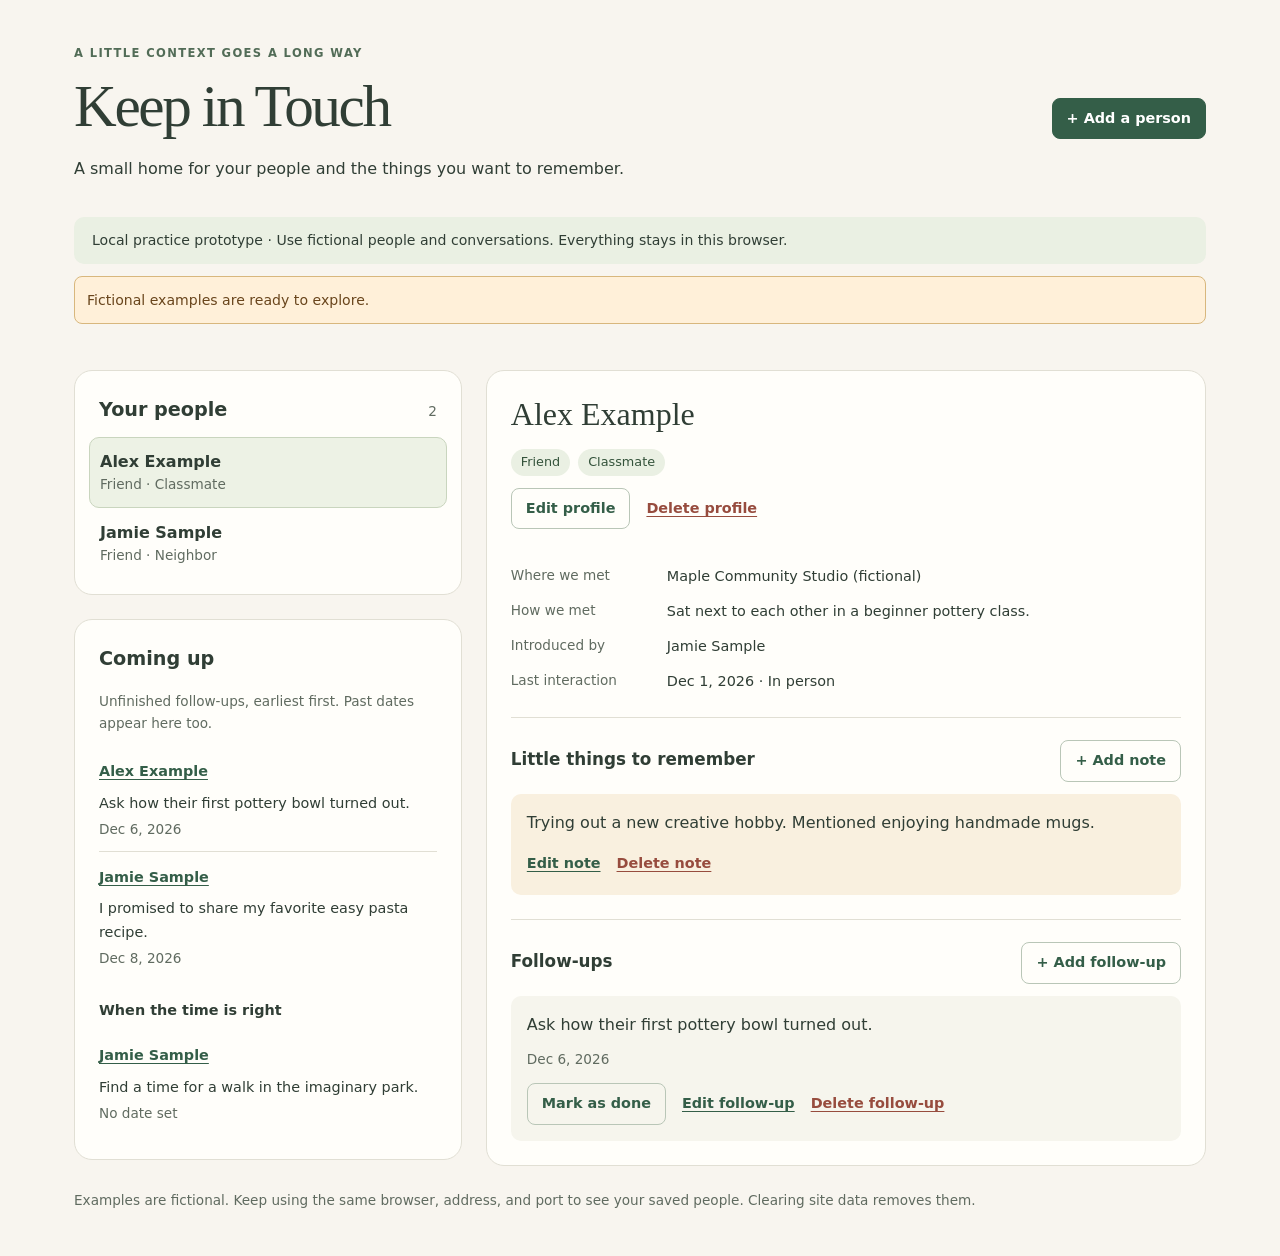
<file: app/index.html>
<!doctype html>
<html lang="en">
<head>
  <meta charset="utf-8">
  <meta name="viewport" content="width=device-width, initial-scale=1">
  <title>Keep in Touch · Your people</title>
  <link rel="stylesheet" href="styles.css">
  <script src="data.js" defer></script>
  <script src="app.js" defer></script>
</head>
<body>
  <main>
    <header>
      <div><p class="eyebrow">A little context goes a long way</p><h1>Keep in Touch</h1><p>A small home for your people and the things you want to remember.</p></div>
      <button id="add-person" type="button">+ Add a person</button>
    </header>
    <p class="notice">Local practice prototype · Use fictional people and conversations. Everything stays in this browser.</p>
    <p id="storage-warning" class="warning" role="alert" hidden></p>
    <p id="status" role="status" aria-live="polite"></p>
    <div class="layout">
      <aside class="sidebar" aria-label="People and follow-ups">
        <section class="card" aria-labelledby="people-heading">
          <div class="section-heading"><h2 id="people-heading">Your people</h2><span id="people-count" class="hint"></span></div>
          <ul id="people-list" class="people-list"></ul>
        </section>
        <section class="card" aria-labelledby="upcoming-heading">
          <h2 id="upcoming-heading">Coming up</h2>
          <p class="hint">Unfinished follow-ups, earliest first. Past dates appear here too.</p>
          <ul id="upcoming-list"></ul>
          <h3 class="small-heading">When the time is right</h3>
          <ul id="undated-list"></ul>
        </section>
      </aside>
      <section id="profile" class="card profile" aria-label="Person details"></section>
    </div>
    <footer>Examples are fictional. Keep using the same browser, address, and port to see your saved people. Clearing site data removes them.</footer>
  </main>
  <dialog id="editor" aria-labelledby="editor-title">
    <form id="editor-form">
      <h2 id="editor-title"></h2>
      <div id="editor-fields"></div>
      <p id="editor-error" class="warning" role="alert" hidden></p>
      <div class="actions dialog-actions"><button id="cancel-editor" type="button" class="secondary">Cancel</button><button type="submit">Save</button></div>
    </form>
  </dialog>
  <dialog id="delete-dialog" aria-labelledby="delete-title" aria-describedby="delete-description">
    <h2 id="delete-title"></h2>
    <p id="delete-description"></p>
    <p id="delete-error" class="warning" role="alert" hidden></p>
    <div class="actions dialog-actions"><button id="cancel-delete" type="button" class="secondary" autofocus>Keep it</button><button id="confirm-delete" type="button" class="danger">Delete</button></div>
  </dialog>
</body>
</html>
</file>
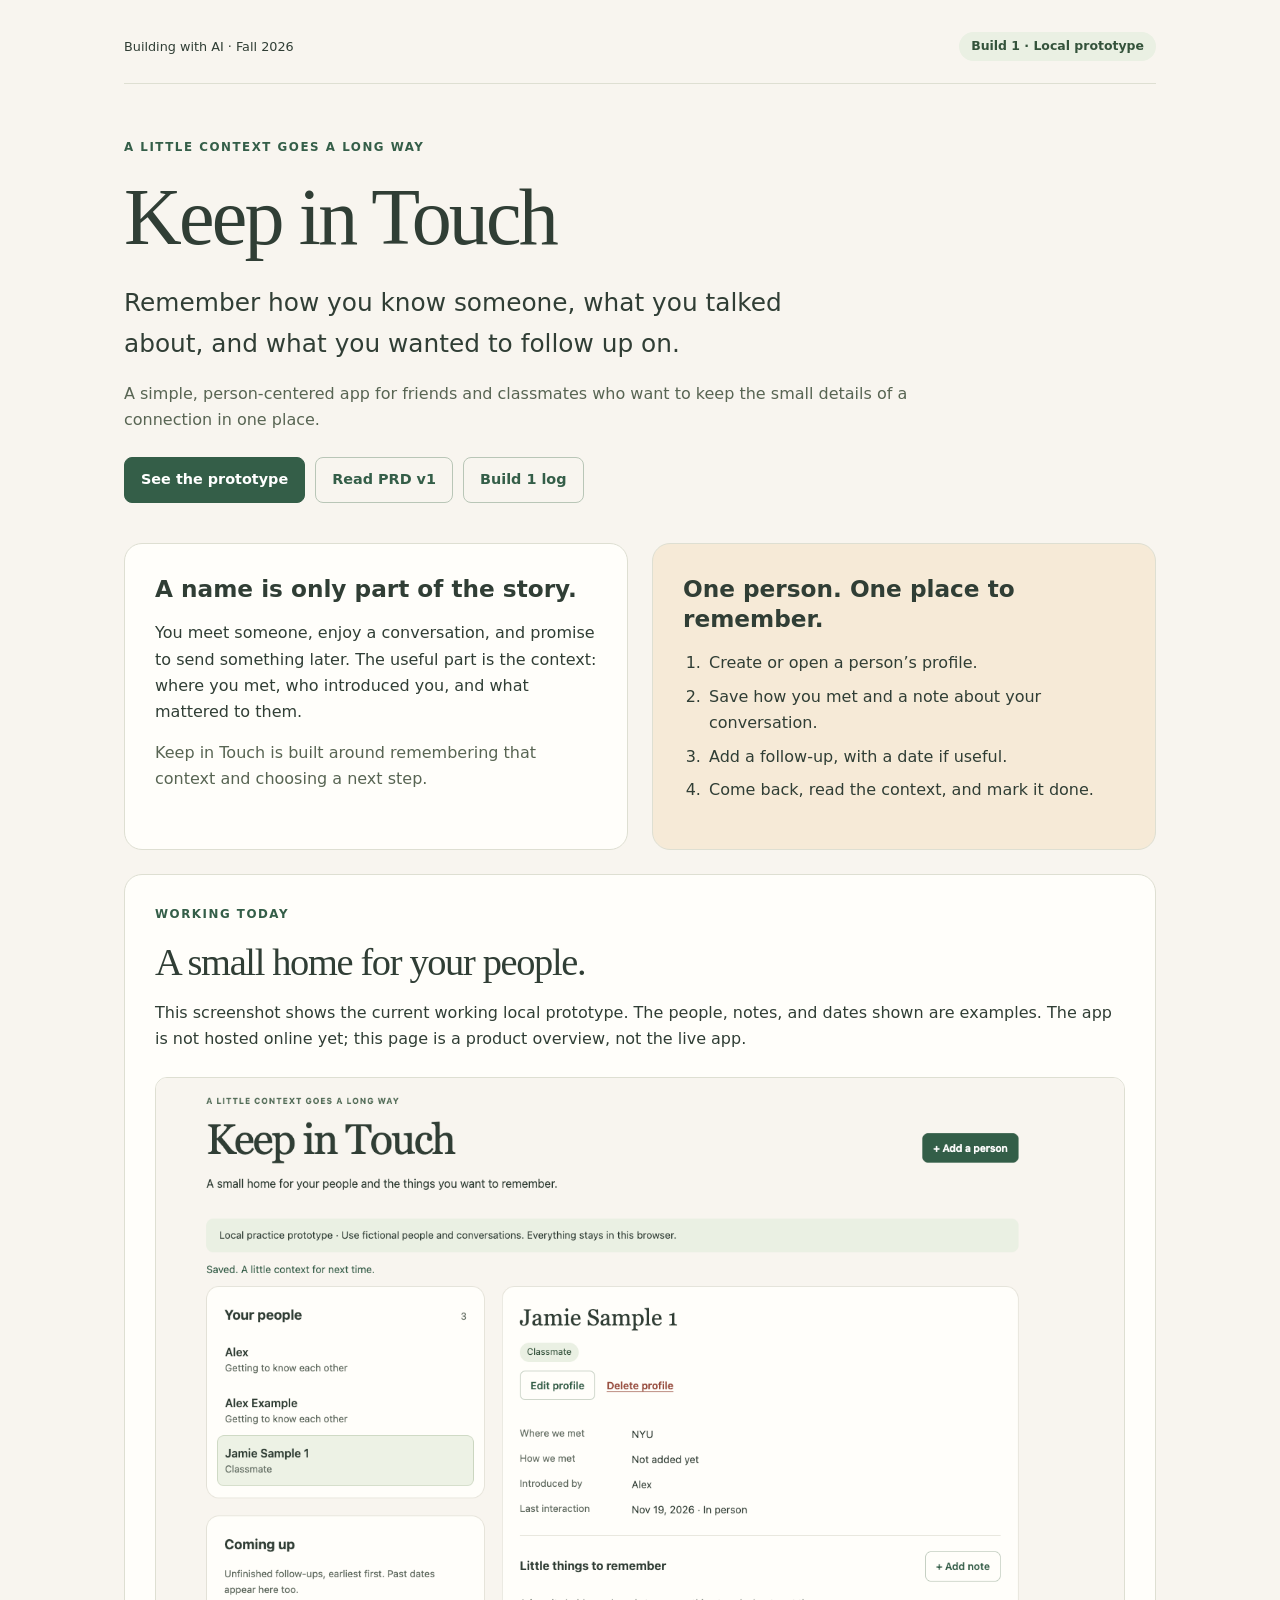
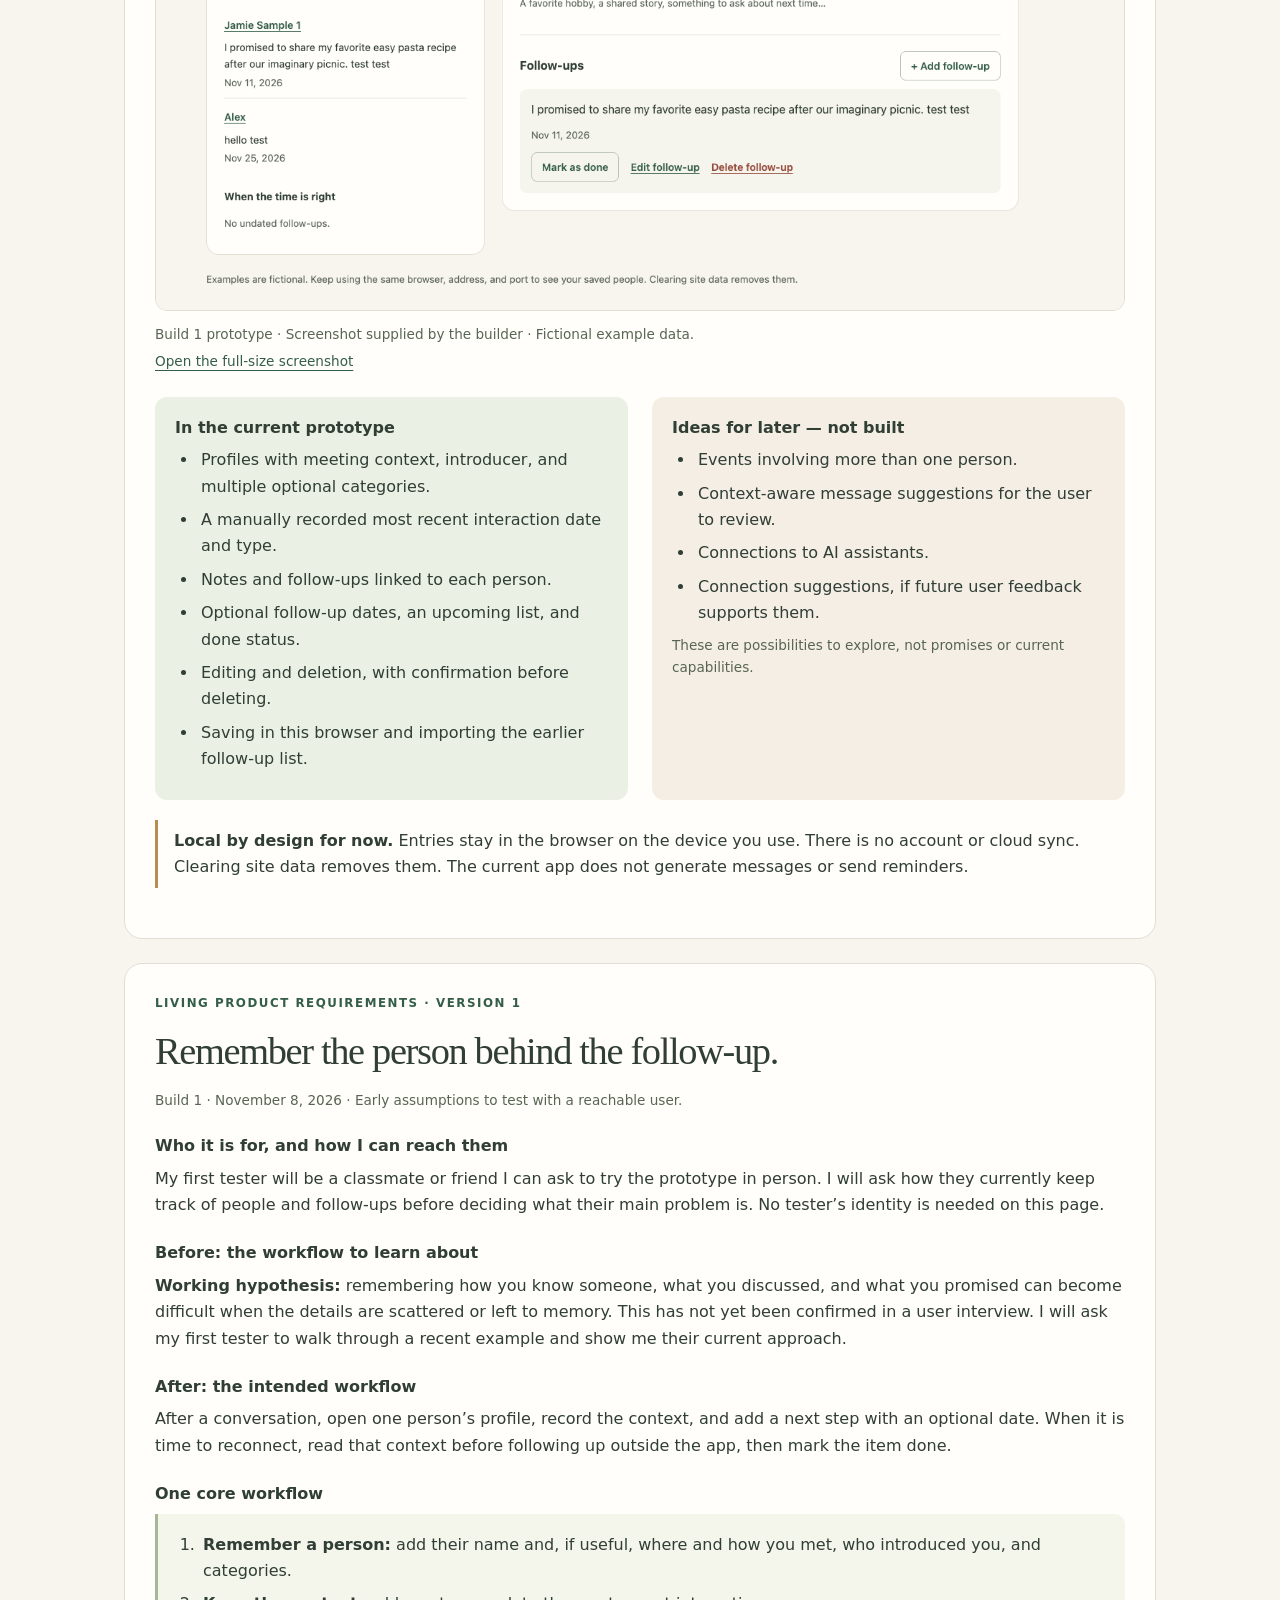
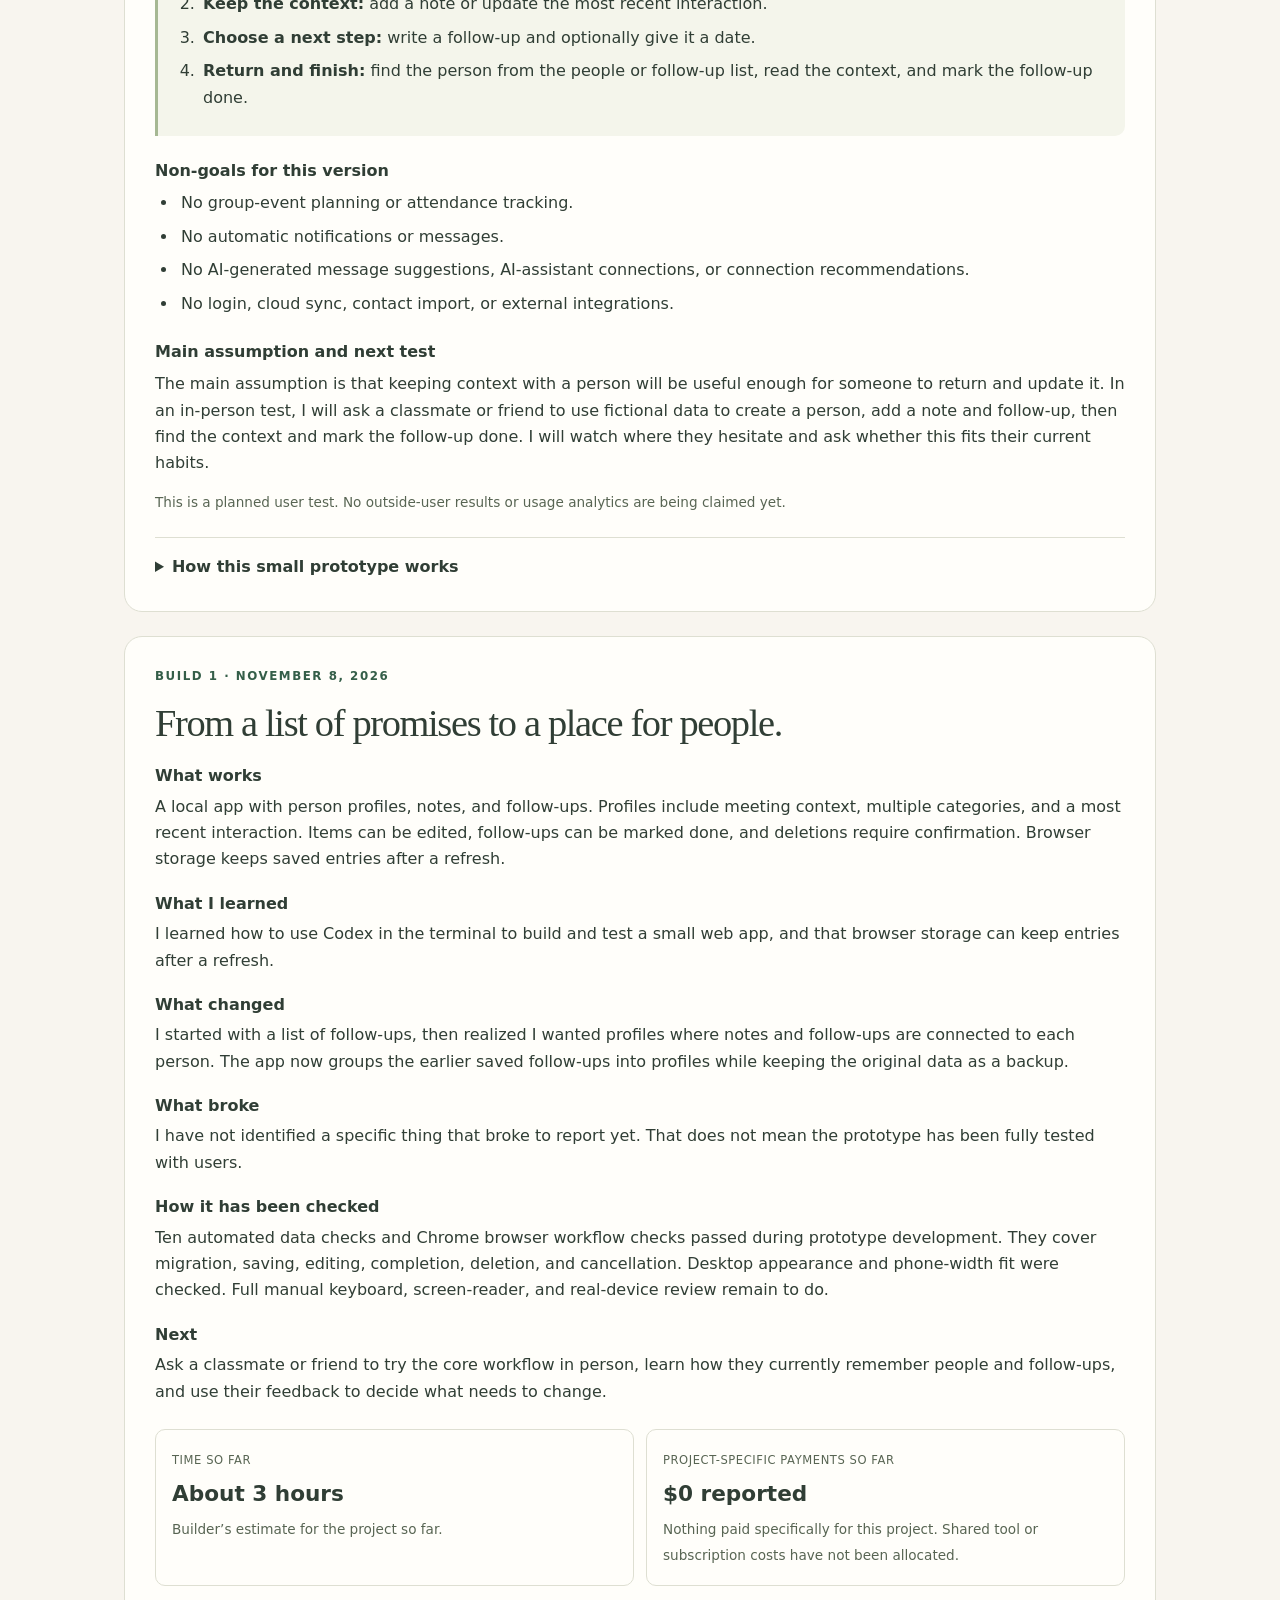
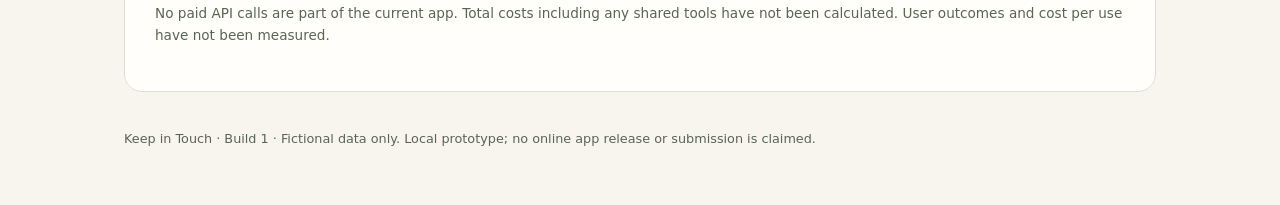
<file: docs/index.html>
<!doctype html>
<html lang="en">
<head>
  <meta charset="utf-8">
  <meta name="viewport" content="width=device-width, initial-scale=1">
  <meta name="description" content="Keep in Touch is a local relationship app prototype for remembering how you know people, conversation context, and follow-ups. Build 1 product page and PRD.">
  <title>Keep in Touch · Build 1</title>
  <style>
    :root { color-scheme: light; --paper: #f8f5ef; --card: #fffefa; --ink: #303e35; --muted: #586553; --green: #345e48; --line: #dedfd2; --sage: #eaf0e3; --peach: #f6ead7; }
    * { box-sizing: border-box; }
    html { scroll-behavior: smooth; scroll-padding-top: 20px; }
    body { margin: 0; font-family: system-ui, -apple-system, sans-serif; line-height: 1.65; color: var(--ink); background: var(--paper); }
    .container { max-width: 1080px; padding: 32px 24px 56px; margin: auto; }
    a { color: var(--green); text-underline-offset: 4px; }
    a:hover { text-decoration-thickness: 2px; }
    a:focus-visible, summary:focus-visible { outline: 3px solid #a25d2c; outline-offset: 5px; }
    .skip-link { position: absolute; top: -100px; left: 20px; padding: 10px; background: white; z-index: 2; }
    .skip-link:focus { top: 10px; }
    .topline { display: flex; flex-wrap: wrap; align-items: center; justify-content: space-between; gap: 12px; padding-bottom: 22px; border-bottom: 1px solid var(--line); font-size: .8rem; }
    .badge { display: inline-block; color: #34533b; background: var(--sage); padding: 4px 12px; border-radius: 30px; font-size: .78rem; font-weight: 650; }
    .eyebrow { color: var(--green); text-transform: uppercase; letter-spacing: .13em; font-size: .74rem; font-weight: 700; margin: 0 0 16px; }
    header { padding: 54px 0 40px; max-width: 800px; }
    h1, .section-title { font-family: Georgia, serif; font-weight: 500; letter-spacing: -.035em; line-height: 1.12; }
    h1 { font-size: clamp(3.1rem, 8vw, 5rem); margin: 0 0 20px; }
    .tagline { font-size: clamp(1.2rem, 3vw, 1.55rem); max-width: 710px; margin-bottom: 16px; }
    h2 { font-size: 1.45rem; line-height: 1.3; margin: 0 0 16px; }
    .section-title { font-size: clamp(1.8rem, 4vw, 2.4rem); }
    h3 { font-size: 1rem; margin: 24px 0 8px; line-height: 1.4; }
    p { margin: 0 0 14px; }
    .muted, .meta { color: var(--muted); }
    .meta { font-size: .85rem; }
    .actions { display: flex; flex-wrap: wrap; gap: 10px; margin-top: 24px; }
    .button { display: inline-block; border: 1px solid var(--green); border-radius: 8px; background: var(--green); color: white; padding: 10px 16px; font-size: .9rem; font-weight: 650; text-decoration: none; }
    .button.secondary { background: transparent; color: var(--green); border-color: #b9c6b7; }
    .button:hover { background: #244a35; color: white; }
    section { margin-bottom: 24px; }
    .card { padding: 30px; border: 1px solid var(--line); border-radius: 18px; background: var(--card); }
    .intro-grid, .scope-grid, .stats { display: grid; grid-template-columns: repeat(2, minmax(0, 1fr)); gap: 24px; }
    .intro-grid { margin-bottom: 24px; }
    .intro-grid section { margin: 0; }
    .warm { background: var(--peach); }
    ul, ol { margin: 8px 0 16px; padding-left: 23px; }
    li { padding-left: 3px; margin-bottom: 7px; }
    figure { margin: 24px 0 0; }
    .screenshot { display: block; width: 100%; height: auto; border: 1px solid var(--line); border-radius: 12px; background: var(--paper); }
    figcaption { font-size: .85rem; color: var(--muted); margin-top: 12px; }
    .caption-link { display: inline-block; margin-top: 5px; }
    .scope-grid { margin-top: 24px; }
    .scope-grid > div { padding: 20px; border-radius: 12px; background: var(--sage); }
    .scope-grid > .future { background: #f4eee4; }
    .scope-grid h3 { margin-top: 0; }
    .scope-grid ul { margin-bottom: 0; }
    .workflow { padding: 18px 22px 18px 42px; border-left: 3px solid #a6b893; background: #f4f5eb; border-radius: 0 10px 10px 0; }
    .callout { border-left: 3px solid #b88d51; padding: 8px 0 8px 16px; margin: 20px 0; }
    .stats { gap: 12px; margin-top: 24px; }
    .stat { border: 1px solid var(--line); border-radius: 10px; padding: 16px; }
    .stat strong { display: block; font-size: 1.35rem; margin: 4px 0; }
    .stat-label { text-transform: uppercase; letter-spacing: .05em; font-size: .72rem; color: var(--muted); }
    .log dt { font-weight: 700; margin-top: 18px; }
    .log dd { margin: 4px 0 0; }
    details { border-top: 1px solid var(--line); padding-top: 16px; margin-top: 24px; }
    summary { cursor: pointer; font-weight: 650; }
    details p { margin-top: 12px; }
    code { overflow-wrap: anywhere; font-size: .9em; }
    footer { padding-top: 12px; font-size: .8rem; color: var(--muted); }
    @media (max-width: 640px) { .container { padding: 22px 16px 40px; } header { padding-top: 36px; } .card { padding: 22px; } .intro-grid, .scope-grid, .stats { grid-template-columns: 1fr; gap: 16px; } .workflow { padding-right: 14px; } }
    @media (prefers-reduced-motion: reduce) { html { scroll-behavior: auto; } }
  </style>
</head>
<body>
  <a class="skip-link" href="#main">Skip to content</a>
  <div class="container">
    <div class="topline"><span>Building with AI · Fall 2026</span><span class="badge">Build 1 · Local prototype</span></div>
    <header>
      <p class="eyebrow">A little context goes a long way</p>
      <h1>Keep in Touch</h1>
      <p class="tagline">Remember how you know someone, what you talked about, and what you wanted to follow up on.</p>
      <p class="muted">A simple, person-centered app for friends and classmates who want to keep the small details of a connection in one place.</p>
      <nav class="actions" aria-label="Product page sections">
        <a class="button" href="#live-demo">See the prototype</a>
        <a class="button secondary" href="#prd">Read PRD v1</a>
        <a class="button secondary" href="#build-log">Build 1 log</a>
      </nav>
    </header>
    <main id="main">
      <div class="intro-grid">
        <section class="card" aria-labelledby="problem-heading">
          <h2 id="problem-heading">A name is only part of the story.</h2>
          <p>You meet someone, enjoy a conversation, and promise to send something later. The useful part is the context: where you met, who introduced you, and what mattered to them.</p>
          <p class="muted">Keep in Touch is built around remembering that context and choosing a next step.</p>
        </section>
        <section class="card warm" aria-labelledby="workflow-heading">
          <h2 id="workflow-heading">One person. One place to remember.</h2>
          <ol>
            <li>Create or open a person’s profile.</li>
            <li>Save how you met and a note about your conversation.</li>
            <li>Add a follow-up, with a date if useful.</li>
            <li>Come back, read the context, and mark it done.</li>
          </ol>
        </section>
      </div>

      <section class="card" id="live-demo" aria-labelledby="showcase-heading">
        <p class="eyebrow">Working today</p>
        <h2 id="showcase-heading" class="section-title">A small home for your people.</h2>
        <p>This screenshot shows the current working local prototype. The people, notes, and dates shown are examples. The app is not hosted online yet; this page is a product overview, not the live app.</p>
        <figure>
          <a href="assets/keep-in-touch-build-1.png" aria-label="Open the full-size Keep in Touch prototype screenshot">
            <img class="screenshot" src="assets/keep-in-touch-build-1.png" width="1349" height="1160" alt="Keep in Touch prototype showing a people list, upcoming follow-ups, and Jamie Sample 1’s profile with meeting context, a Classmate category, and an editable follow-up.">
          </a>
          <figcaption>Build 1 prototype · Screenshot supplied by the builder · Fictional example data.<br><a class="caption-link" href="assets/keep-in-touch-build-1.png">Open the full-size screenshot</a></figcaption>
        </figure>
        <div class="scope-grid">
          <div>
            <h3>In the current prototype</h3>
            <ul>
              <li>Profiles with meeting context, introducer, and multiple optional categories.</li>
              <li>A manually recorded most recent interaction date and type.</li>
              <li>Notes and follow-ups linked to each person.</li>
              <li>Optional follow-up dates, an upcoming list, and done status.</li>
              <li>Editing and deletion, with confirmation before deleting.</li>
              <li>Saving in this browser and importing the earlier follow-up list.</li>
            </ul>
          </div>
          <div class="future">
            <h3>Ideas for later — not built</h3>
            <ul>
              <li>Events involving more than one person.</li>
              <li>Context-aware message suggestions for the user to review.</li>
              <li>Connections to AI assistants.</li>
              <li>Connection suggestions, if future user feedback supports them.</li>
            </ul>
            <p class="meta">These are possibilities to explore, not promises or current capabilities.</p>
          </div>
        </div>
        <p class="callout"><strong>Local by design for now.</strong> Entries stay in the browser on the device you use. There is no account or cloud sync. Clearing site data removes them. The current app does not generate messages or send reminders.</p>
      </section>

      <section class="card" id="prd" aria-labelledby="prd-heading">
        <p class="eyebrow">Living product requirements · Version 1</p>
        <h2 id="prd-heading" class="section-title">Remember the person behind the follow-up.</h2>
        <p class="meta">Build 1 · November 8, 2026 · Early assumptions to test with a reachable user.</p>

        <h3>Who it is for, and how I can reach them</h3>
        <p>My first tester will be a classmate or friend I can ask to try the prototype in person. I will ask how they currently keep track of people and follow-ups before deciding what their main problem is. No tester’s identity is needed on this page.</p>

        <h3>Before: the workflow to learn about</h3>
        <p><strong>Working hypothesis:</strong> remembering how you know someone, what you discussed, and what you promised can become difficult when the details are scattered or left to memory. This has not yet been confirmed in a user interview. I will ask my first tester to walk through a recent example and show me their current approach.</p>

        <h3>After: the intended workflow</h3>
        <p>After a conversation, open one person’s profile, record the context, and add a next step with an optional date. When it is time to reconnect, read that context before following up outside the app, then mark the item done.</p>

        <h3>One core workflow</h3>
        <ol class="workflow">
          <li><strong>Remember a person:</strong> add their name and, if useful, where and how you met, who introduced you, and categories.</li>
          <li><strong>Keep the context:</strong> add a note or update the most recent interaction.</li>
          <li><strong>Choose a next step:</strong> write a follow-up and optionally give it a date.</li>
          <li><strong>Return and finish:</strong> find the person from the people or follow-up list, read the context, and mark the follow-up done.</li>
        </ol>

        <h3>Non-goals for this version</h3>
        <ul>
          <li>No group-event planning or attendance tracking.</li>
          <li>No automatic notifications or messages.</li>
          <li>No AI-generated message suggestions, AI-assistant connections, or connection recommendations.</li>
          <li>No login, cloud sync, contact import, or external integrations.</li>
        </ul>

        <h3>Main assumption and next test</h3>
        <p>The main assumption is that keeping context with a person will be useful enough for someone to return and update it. In an in-person test, I will ask a classmate or friend to use fictional data to create a person, add a note and follow-up, then find the context and mark the follow-up done. I will watch where they hesitate and ask whether this fits their current habits.</p>
        <p class="meta">This is a planned user test. No outside-user results or usage analytics are being claimed yet.</p>

        <details>
          <summary>How this small prototype works</summary>
          <p>The app uses plain HTML, CSS, and JavaScript. People, notes, and follow-ups are saved in browser storage and linked by IDs, so a name change keeps related information together. A Python static server makes the local files available in a browser; it does not store the app’s entries.</p>
          <p>The earlier follow-up list is imported only when the new storage format is absent. Exact matching names become one profile, and context, dates, and done status are preserved. The original list remains untouched in browser storage as a backup. No AI model or external service is called.</p>
        </details>
      </section>

      <section class="card" id="build-log" aria-labelledby="log-heading">
        <p class="eyebrow">Build 1 · November 8, 2026</p>
        <h2 id="log-heading" class="section-title">From a list of promises to a place for people.</h2>
        <dl class="log">
          <dt>What works</dt>
          <dd>A local app with person profiles, notes, and follow-ups. Profiles include meeting context, multiple categories, and a most recent interaction. Items can be edited, follow-ups can be marked done, and deletions require confirmation. Browser storage keeps saved entries after a refresh.</dd>
          <dt>What I learned</dt>
          <dd>I learned how to use Codex in the terminal to build and test a small web app, and that browser storage can keep entries after a refresh.</dd>
          <dt>What changed</dt>
          <dd>I started with a list of follow-ups, then realized I wanted profiles where notes and follow-ups are connected to each person. The app now groups the earlier saved follow-ups into profiles while keeping the original data as a backup.</dd>
          <dt>What broke</dt>
          <dd>I have not identified a specific thing that broke to report yet. That does not mean the prototype has been fully tested with users.</dd>
          <dt>How it has been checked</dt>
          <dd>Ten automated data checks and Chrome browser workflow checks passed during prototype development. They cover migration, saving, editing, completion, deletion, and cancellation. Desktop appearance and phone-width fit were checked. Full manual keyboard, screen-reader, and real-device review remain to do.</dd>
          <dt>Next</dt>
          <dd>Ask a classmate or friend to try the core workflow in person, learn how they currently remember people and follow-ups, and use their feedback to decide what needs to change.</dd>
        </dl>
        <div class="stats">
          <div class="stat"><span class="stat-label">Time so far</span><strong>About 3 hours</strong><span class="meta">Builder’s estimate for the project so far.</span></div>
          <div class="stat"><span class="stat-label">Project-specific payments so far</span><strong>$0 reported</strong><span class="meta">Nothing paid specifically for this project. Shared tool or subscription costs have not been allocated.</span></div>
        </div>
        <p class="meta" style="margin-top:16px">No paid API calls are part of the current app. Total costs including any shared tools have not been calculated. User outcomes and cost per use have not been measured.</p>
      </section>
    </main>
    <footer>Keep in Touch · Build 1 · Fictional data only. Local prototype; no online app release or submission is claimed.</footer>
  </div>
</body>
</html>
</file>
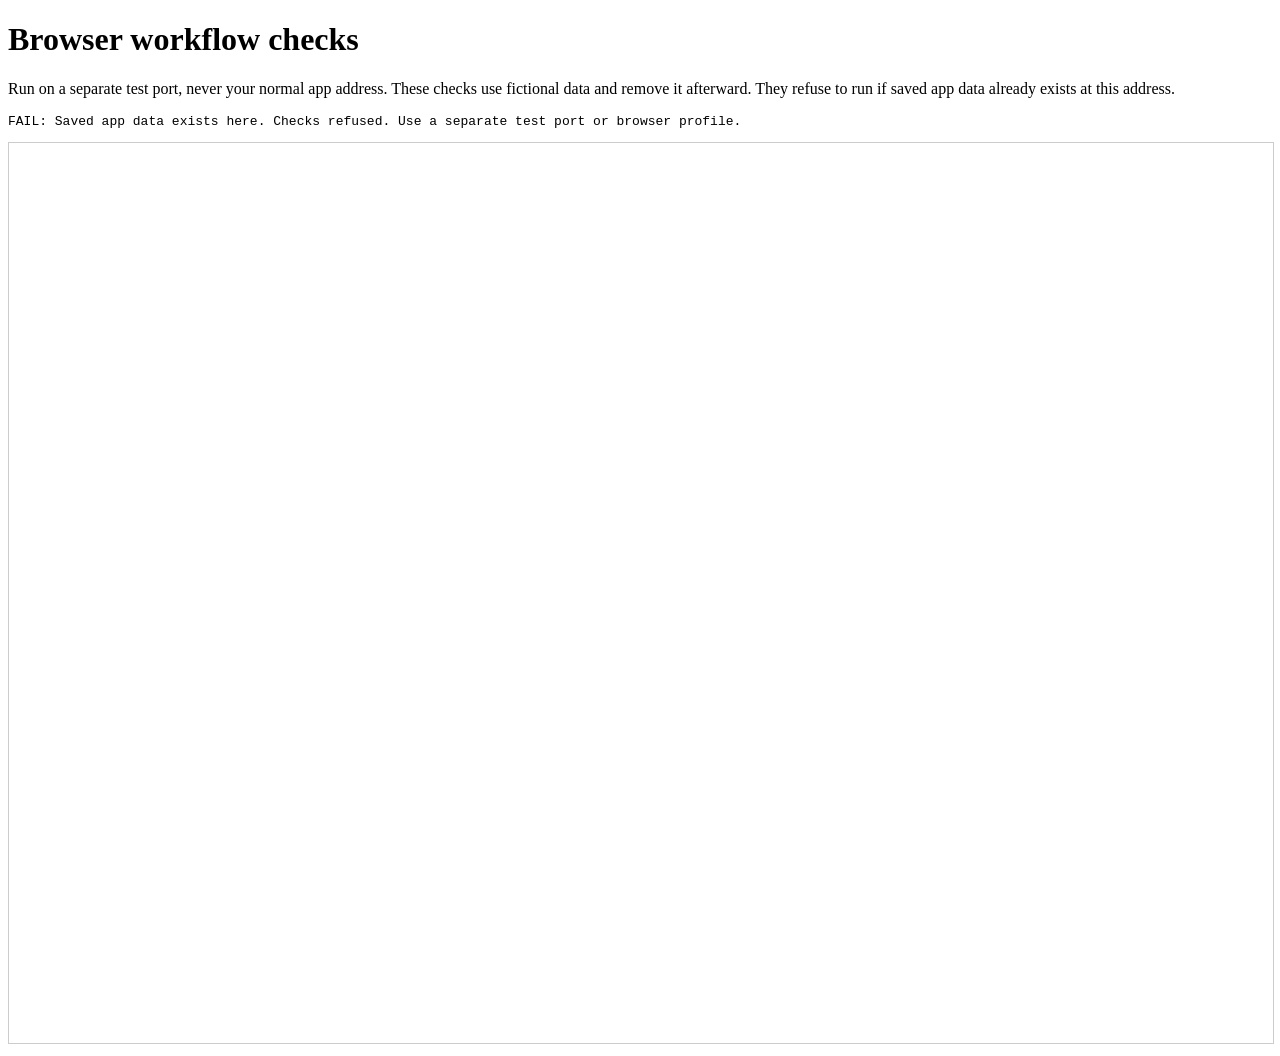
<file: tests/browser.html>
<!doctype html>
<html lang="en">
<meta charset="utf-8">
<title>Keep in Touch · Browser checks</title>
<h1>Browser workflow checks</h1>
<p>Run on a separate test port, never your normal app address. These checks use fictional data and remove it afterward. They refuse to run if saved app data already exists at this address.</p>
<pre id="results">Running…</pre>
<iframe id="app" title="App under test" style="width:100%;height:900px;border:1px solid #ccc"></iframe>
<script>
(async () => {
  const OLD = "keep-in-touch-follow-ups-v1";
  const NEW = "keep-in-touch-relationships-v2";
  const results = document.querySelector("#results");
  const frame = document.querySelector("#app");
  const messages = [];
  let ownsData = false;
  const assert = (condition, message) => { if (!condition) throw Error(message); };
  const pass = message => { messages.push("PASS: " + message); results.textContent = messages.join("\n"); };
  const tick = () => new Promise(resolve => setTimeout(resolve, 30));
  const load = () => new Promise((resolve, reject) => {
    frame.onload = resolve;
    frame.onerror = () => reject(Error("App failed to load"));
    frame.src = "../app/index.html?check=" + Date.now();
  });
  const doc = () => frame.contentDocument;
  const find = selector => doc().querySelector(selector);
  const data = () => JSON.parse(localStorage.getItem(NEW));
  function click(label, within = doc()) {
    const control = [...within.querySelectorAll("button")].find(button => button.textContent === label);
    assert(control && !control.disabled, "Missing or disabled button: " + label);
    control.click();
  }
  function input(name, value) {
    const control = find('[name="' + name + '"]');
    assert(control, "Missing field: " + name);
    control.value = value;
    control.dispatchEvent(new frame.contentWindow.Event("input", { bubbles: true }));
  }
  async function save() {
    find("#editor-form").requestSubmit();
    await tick();
  }
  try {
    assert(location.protocol === "http:", "Serve this page over local HTTP.");
    assert(localStorage.getItem(OLD) === null && localStorage.getItem(NEW) === null, "Saved app data exists here. Checks refused. Use a separate test port or browser profile.");
    ownsData = true;
    const original = JSON.stringify([
      { id: "first", person: "Taylor Demo", context: "Ask about a fictional book club.", date: "2026-11-10", done: false },
      { id: "second", person: "Taylor Demo", context: "Imaginary picnic recipe shared.", date: "2026-11-12", done: true }
    ]);
    localStorage.setItem(OLD, original);
    await load();
    assert(data().people.length === 1 && data().followUps.length === 2, "Migration counts");
    assert(find("#profile").textContent.includes("Done"), "Migrated completed state");
    assert(localStorage.getItem(OLD) === original, "Old backup changed");
    pass("Old follow-ups migrate into one profile, with context, dates, completion and backup preserved.");

    click("+ Add a person");
    input("name", "   ");
    await save();
    assert(find("#editor").open && data().people.length === 1, "Whitespace-only name accepted");
    input("name", "Robin Fiction");
    input("metWhere", "Imaginary library");
    input("metHow", "A fictional study group");
    input("introducedBy", "Morgan Example");
    input("lastInteractionDate", "2026-11-08");
    input("lastInteractionType", "Video call");
    for (const category of ["Friend", "Classmate"]) find('[value="' + category + '"]').checked = true;
    await save();
    assert(!find("#editor").open, "Editor did not close");
    const robin = data().people.find(person => person.name === "Robin Fiction");
    assert(robin && robin.categories.length === 2, "Multiple categories not saved");
    assert(find("#profile").textContent.includes("Imaginary library") && find("#profile").textContent.includes("Video call"), "Profile details missing");
    pass("Profile creation, required-name validation, meeting details, multiple categories and recent interaction.");

    click("+ Add note");
    input("text", "<script>window.unwanted = true;<\/script> A fictional hobby.");
    await save();
    assert(find("#profile").textContent.includes("<script>"), "Note not shown as literal text");
    assert(!find("#profile script"), "Note became executable markup");
    click("Edit note");
    input("text", "Enjoys imaginary watercolors.");
    await save();
    assert(data().notes[0].text === "Enjoys imaginary watercolors.", "Note edit failed");
    pass("Notes can be created and edited; markup is displayed as text.");

    click("+ Add follow-up");
    input("context", "Ask about the fictional watercolor class.");
    await save();
    assert(data().followUps.at(-1).date === "", "Optional date was not empty");
    assert(find("#undated-list").textContent.includes("watercolor"), "Undated follow-up missing from overview");
    click("Edit follow-up", find("#profile"));
    input("context", "Share an imaginary art book.");
    input("date", "2026-11-20");
    await save();
    assert(find("#upcoming-list").textContent.includes("art book"), "Dated follow-up missing from overview");
    click("Mark as done", find("#profile"));
    assert(!find("#upcoming-list").textContent.includes("art book"), "Done item remained upcoming");
    click("Mark as not done", find("#profile"));
    assert(find("#upcoming-list").textContent.includes("art book"), "Reopened item missing");
    pass("Undated and dated follow-ups, editing, completion and reopening update the overview.");

    click("Edit profile");
    input("name", "Robin Renamed");
    await save();
    assert(data().notes[0].personId === robin.id && data().followUps.at(-1).personId === robin.id, "Rename broke links");
    click("Edit profile");
    input("name", "Unsaved change");
    click("Cancel");
    await tick();
    assert(data().people.some(person => person.name === "Robin Renamed"), "Cancel saved the edit");
    await load();
    click("Robin Renamed", find("#upcoming-list"));
    assert(find("#profile").textContent.includes("watercolors"), "Note missing after refresh");
    assert(find("#profile").textContent.includes("art book"), "Follow-up missing after refresh");
    pass("Renaming keeps linked items; cancel leaves saved data unchanged; refresh preserves entries; overview opens the right person.");

    frame.style.width = "350px";
    await tick();
    assert(doc().documentElement.scrollWidth <= frame.contentWindow.innerWidth, "Phone layout scrolls horizontally");
    click("Edit profile");
    await tick();
    const dialogBounds = find("#editor").getBoundingClientRect();
    assert(dialogBounds.left >= 0 && dialogBounds.right <= frame.contentWindow.innerWidth, "Editor extends beyond phone viewport");
    assert(find("#editor").contains(doc().activeElement), "Editor did not receive keyboard focus");
    click("Cancel");
    await tick();
    frame.style.width = "100%";
    pass("Phone-sized page and editing dialog fit the viewport; opening the editor moves focus inside.");

    click("Delete profile");
    assert(find("#delete-dialog").open && find("#delete-description").textContent.includes("all of its notes and follow-ups"), "Profile deletion warning missing");
    click("Keep it");
    await tick();
    assert(data().people.length === 2 && data().notes.length === 1, "Cancel deleted information");
    pass("Profile deletion requires confirmation, and Keep it preserves all information.");

    click("Delete note");
    click("Delete", find("#delete-dialog"));
    await tick();
    assert(data().notes.length === 0, "Note deletion failed");
    click("Delete follow-up", find("#profile"));
    click("Delete", find("#delete-dialog"));
    await tick();
    assert(data().followUps.length === 2, "Follow-up deletion failed");
    click("+ Add note");
    input("text", "Another imaginary note to test profile deletion.");
    await save();
    click("+ Add follow-up");
    input("context", "Another imaginary follow-up.");
    await save();
    click("Delete profile");
    click("Delete", find("#delete-dialog"));
    await tick();
    assert(data().people.length === 1 && data().notes.length === 0 && data().followUps.length === 2, "Profile cascade failed");
    assert(data().people[0].name === "Taylor Demo", "Another profile was affected");
    click("Delete profile");
    click("Delete", find("#delete-dialog"));
    await tick();
    await load();
    assert(data().people.length === 0 && data().followUps.length === 0, "Empty app reimported old backup");
    pass("Notes, follow-ups and profiles delete correctly; other profiles stay intact; deleting everything survives reload without reimporting the backup.");
    pass("All browser workflow checks passed.");
    results.dataset.result = "passed";
  } catch (error) {
    messages.push("FAIL: " + error.message);
    results.textContent = messages.join("\n");
    results.dataset.result = "failed";
  } finally {
    if (ownsData) {
      localStorage.removeItem(OLD);
      localStorage.removeItem(NEW);
    }
  }
})();
</script>
</html>
</file>
<file: app/styles.css>
:root { color-scheme: light; font-family: system-ui, sans-serif; color: #303e35; background: #f8f5ef; }
* { box-sizing: border-box; }
body { margin: 0; line-height: 1.6; }
main { max-width: 1180px; margin: auto; padding: 44px 24px; }
header { display: flex; justify-content: space-between; align-items: center; gap: 24px; margin-bottom: 24px; }
h1 { font-family: Georgia, serif; font-weight: 500; font-size: clamp(2.4rem, 6vw, 3.7rem); letter-spacing: -.04em; line-height: 1.1; margin: 8px 0 16px; }
h2 { font-size: 1.2rem; margin: 0 0 16px; }
h3 { font-size: 1.05rem; margin: 0; }
p { margin: 0 0 12px; }
.eyebrow { text-transform: uppercase; letter-spacing: .12em; font-size: .72rem; font-weight: 700; color: #526c57; }
.notice { background: #eaf0e3; border-radius: 10px; padding: 12px 18px; font-size: .88rem; margin-bottom: 12px; }
.layout { display: grid; grid-template-columns: minmax(250px, .7fr) minmax(0, 1.3fr); gap: 24px; align-items: start; }
.sidebar { display: grid; gap: 24px; min-width: 0; }
.card { background: #fffefa; border: 1px solid #e1dfd4; padding: 24px; border-radius: 18px; min-width: 0; }
.section-heading { display: flex; justify-content: space-between; align-items: baseline; flex-wrap: wrap; gap: 10px; margin-bottom: 12px; }
.section-heading h2, .section-heading h3 { margin: 0; }
.hint, footer, .empty { font-size: .85rem; color: #606b60; }
.empty { padding: 8px 0; }
button, input, textarea, select { font: inherit; }
button { background: #345e48; color: white; border: 1px solid #345e48; border-radius: 8px; padding: 9px 14px; cursor: pointer; font-size: .9rem; font-weight: 600; line-height: 1.5; }
button:hover { background: #234a35; }
button:disabled { opacity: .55; cursor: not-allowed; }
.secondary { background: transparent; color: #345e48; border-color: #b9c6b7; }
.secondary:hover { background: #edf2e8; }
.text-button, .danger-text { border: 0; background: transparent; padding: 5px 0; color: #345e48; text-align: left; text-decoration: underline; text-underline-offset: 3px; }
.text-button:hover { background: transparent; color: #1e442e; }
.danger-text { color: #974c3e; }
.danger-text:hover { color: #713428; background: transparent; }
.danger { background: #974c3e; border-color: #974c3e; }
.danger:hover { background: #713428; }
:focus-visible { outline: 3px solid #ad682e; outline-offset: 3px; }
ul { list-style: none; padding: 0; margin: 0; }
.people-list { margin: 12px -10px -8px; }
.person-button { display: block; width: 100%; text-align: left; background: transparent; color: inherit; border: 1px solid transparent; padding: 12px 10px; border-radius: 10px; overflow-wrap: anywhere; }
.person-button:hover { background: #f2f2e9; }
.person-button[aria-current] { border-color: #c9d5be; background: #edf2e5; }
.person-button span { display: block; }
.person-name { font-size: 1rem; }
.person-button .hint { font-weight: 400; }
.profile-heading { font-family: Georgia, serif; font-weight: 500; font-size: 2rem; line-height: 1.2; overflow-wrap: anywhere; }
.tags, .actions { display: flex; align-items: center; flex-wrap: wrap; gap: 8px 16px; }
.tags { gap: 8px; margin: 12px 0; }
.tag { display: inline-block; background: #eaf0e3; color: #34533b; padding: 3px 10px; border-radius: 20px; font-size: .8rem; }
.details { display: grid; grid-template-columns: 140px minmax(0, 1fr); gap: 12px 16px; padding-top: 20px; }
dt { color: #606b60; font-size: .85rem; }
dd { margin: 0; font-size: .9rem; white-space: pre-wrap; overflow-wrap: anywhere; }
.profile-section { border-top: 1px solid #e1dfd4; margin-top: 24px; padding-top: 22px; }
.entry { padding: 16px; background: #f6f5ed; border-radius: 10px; margin-top: 12px; }
.note { background: #f9f0df; }
.completed { background: #eff2e9; }
.context { white-space: pre-wrap; overflow-wrap: anywhere; }
.upcoming-item { border-bottom: 1px solid #e1dfd4; padding: 10px 0; overflow-wrap: anywhere; }
.upcoming-item:last-child { border: 0; }
.upcoming-item .context { font-size: .9rem; margin: 4px 0; }
.upcoming-item .hint { margin: 0; }
.small-heading { margin: 20px 0 8px; font-size: .9rem; }
#status { font-size: .9rem; color: #345e48; min-height: 1.5em; margin-bottom: 12px; }
.warning { background: #fff0d9; border: 1px solid #d8b77d; color: #69451c; border-radius: 8px; padding: 12px; font-size: .88rem; overflow-wrap: anywhere; }
dialog { color: inherit; background: #fffefa; border: 1px solid #d9dbce; border-radius: 18px; padding: 28px; width: min(560px, calc(100% - 32px)); max-height: calc(100dvh - 48px); overflow-y: auto; }
dialog::backdrop { background: rgb(34 43 35 / .4); }
.field { margin: 16px 0; }
label, legend { display: block; font-size: .9rem; font-weight: 600; margin-bottom: 6px; }
input, textarea, select { width: 100%; padding: 10px; border: 1px solid #a8b49f; background: white; color: inherit; border-radius: 7px; min-width: 0; }
textarea { resize: vertical; }
fieldset { border: 1px solid #d9dbce; border-radius: 8px; padding: 12px; margin: 20px 0; }
.checkbox-label { display: inline-flex; align-items: center; gap: 8px; margin: 4px 16px 4px 0; font-weight: 400; }
input[type=checkbox] { width: 18px; height: 18px; accent-color: #345e48; }
.dialog-actions { justify-content: flex-end; margin-top: 24px; }
footer { margin-top: 24px; }
[hidden] { display: none !important; }
@media (max-width: 760px) { .layout { grid-template-columns: 1fr; } main { padding: 28px 16px; } .card { padding: 20px; } header { align-items: flex-start; flex-direction: column; gap: 8px; } .details { grid-template-columns: 1fr; gap: 4px; } dd { margin-bottom: 12px; } }
</file>
